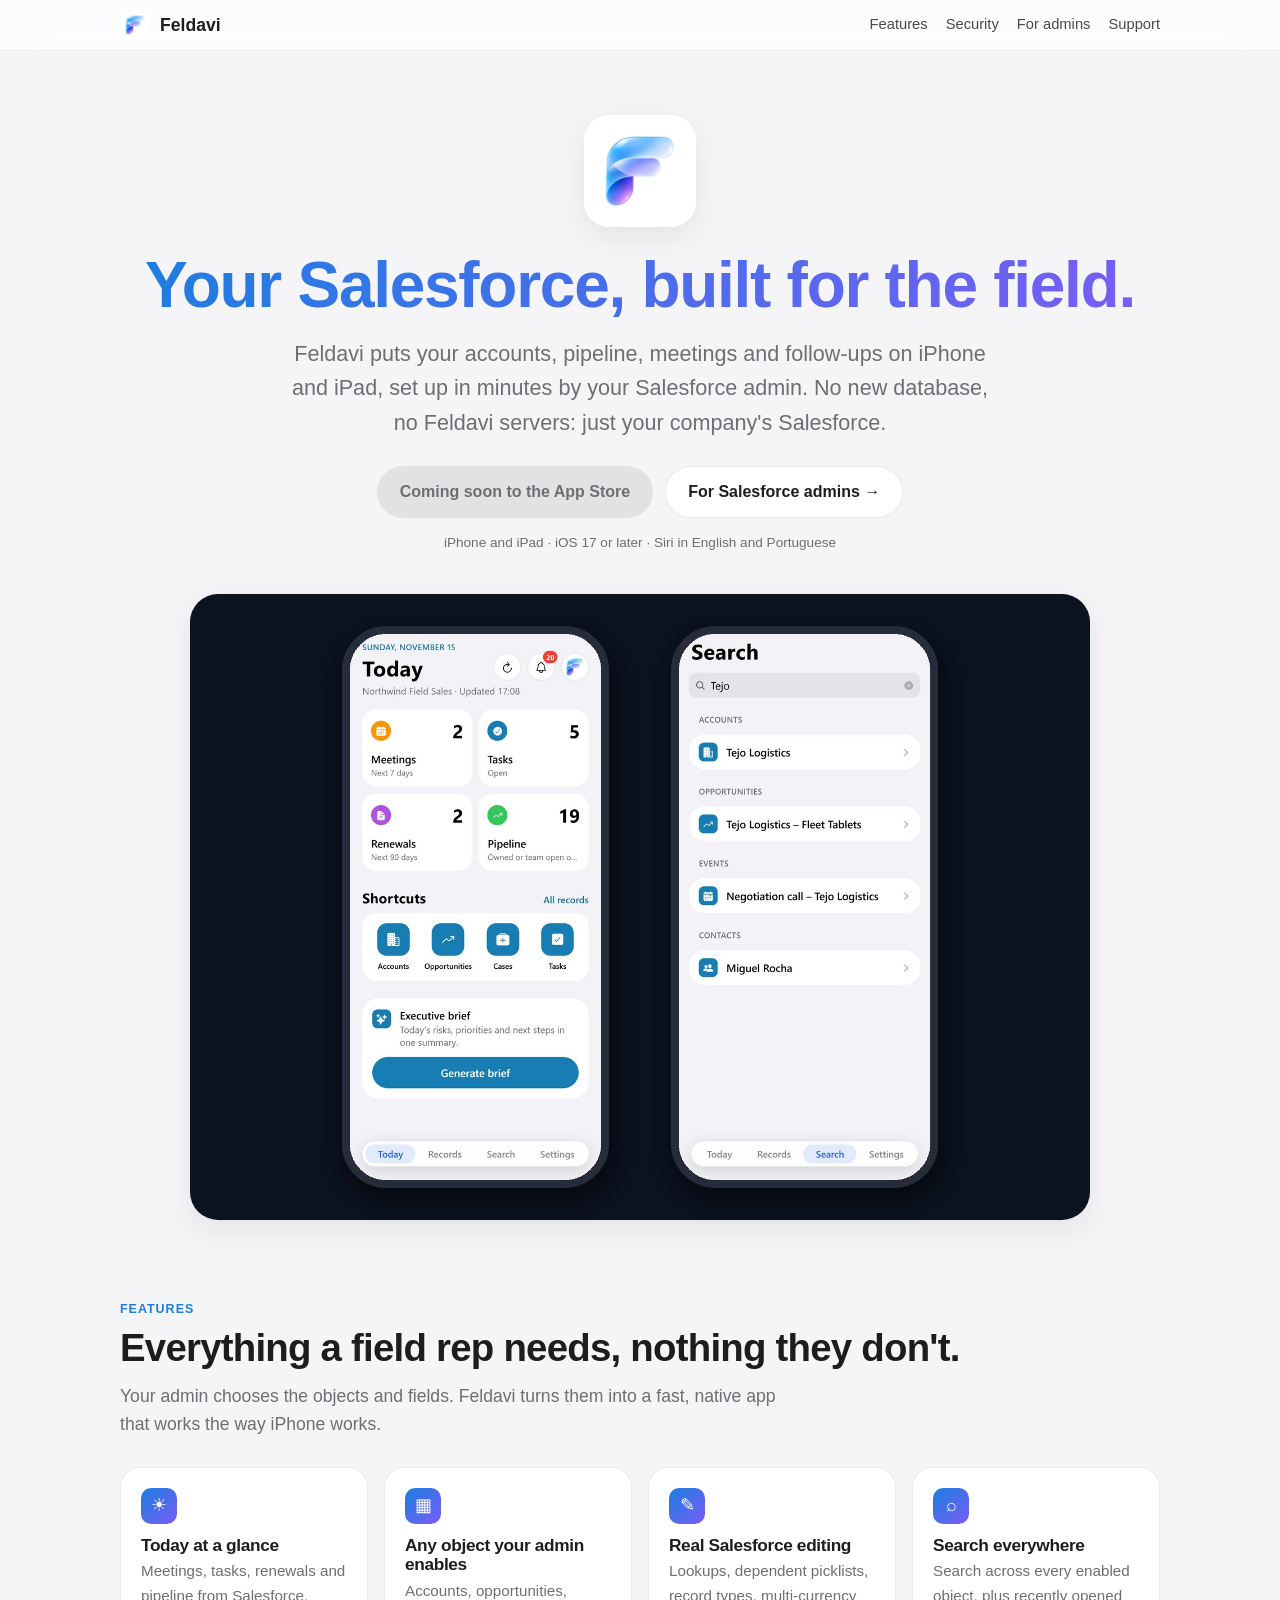
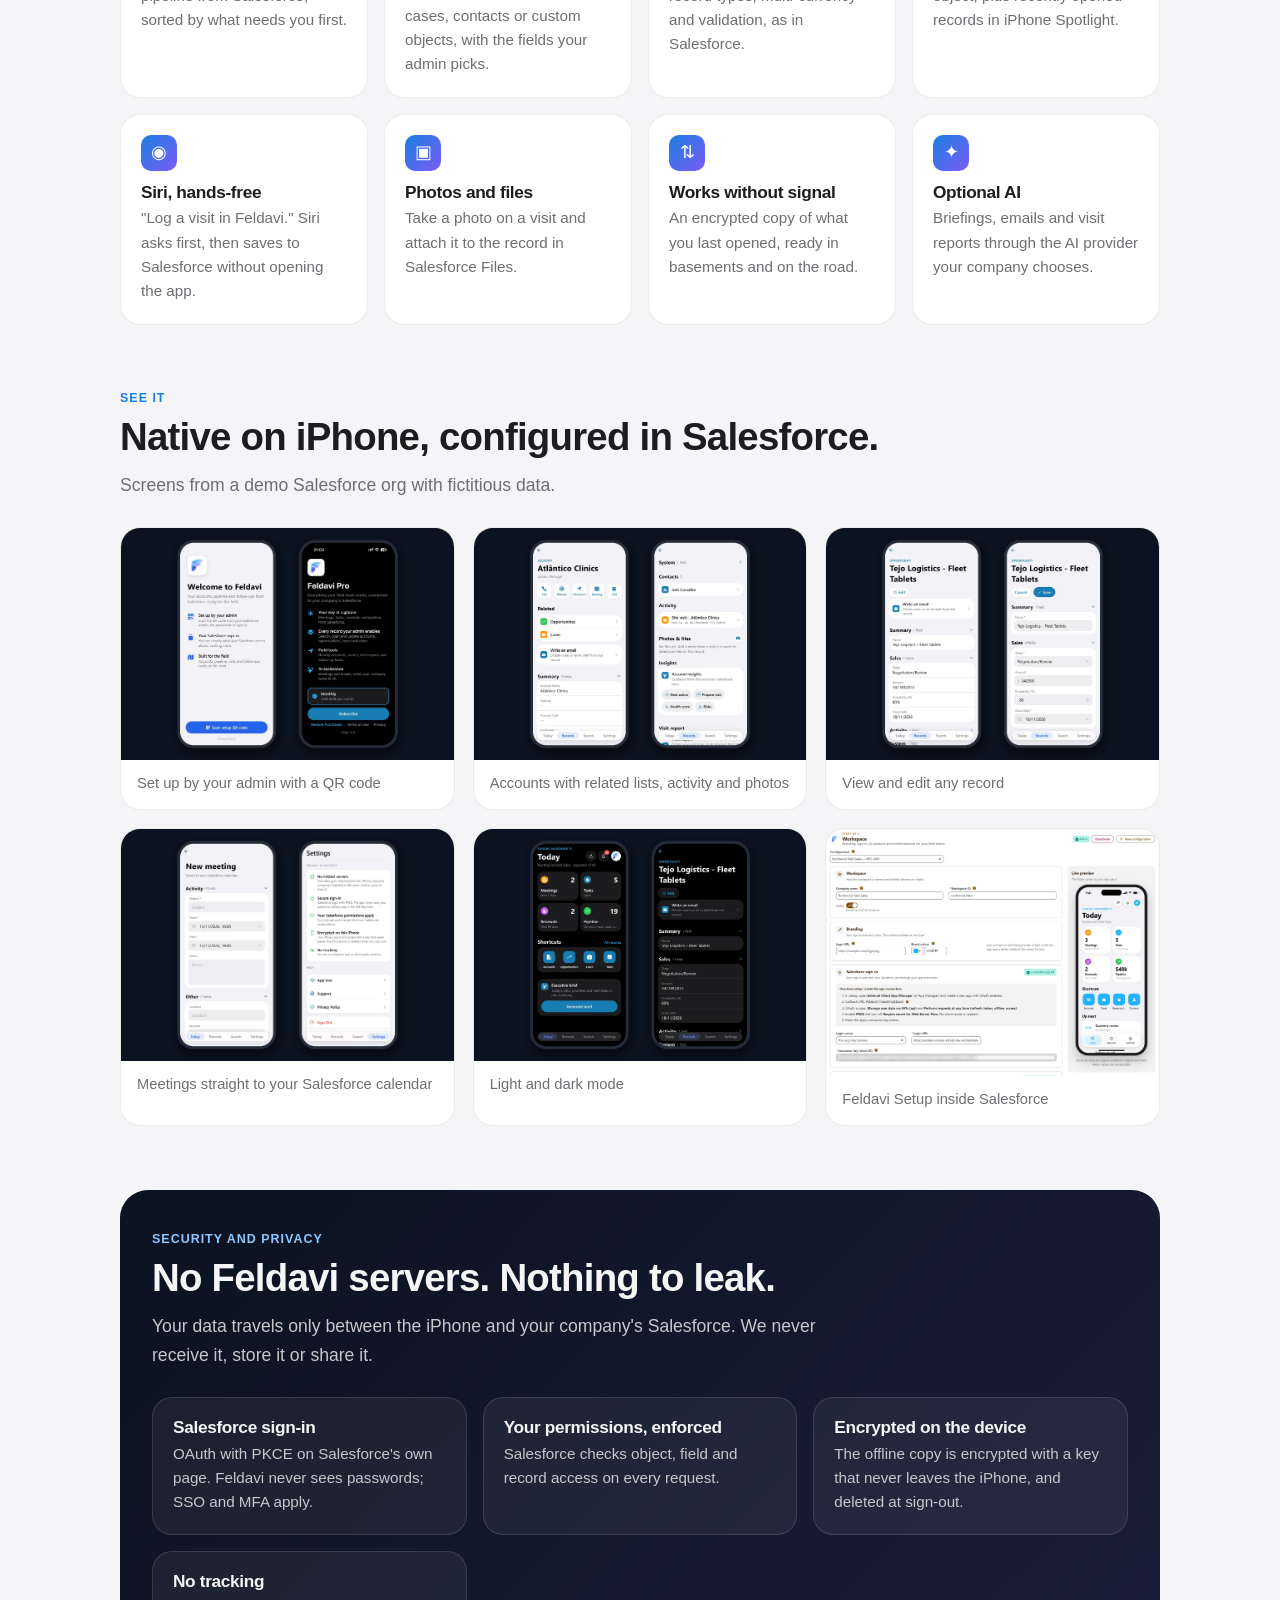
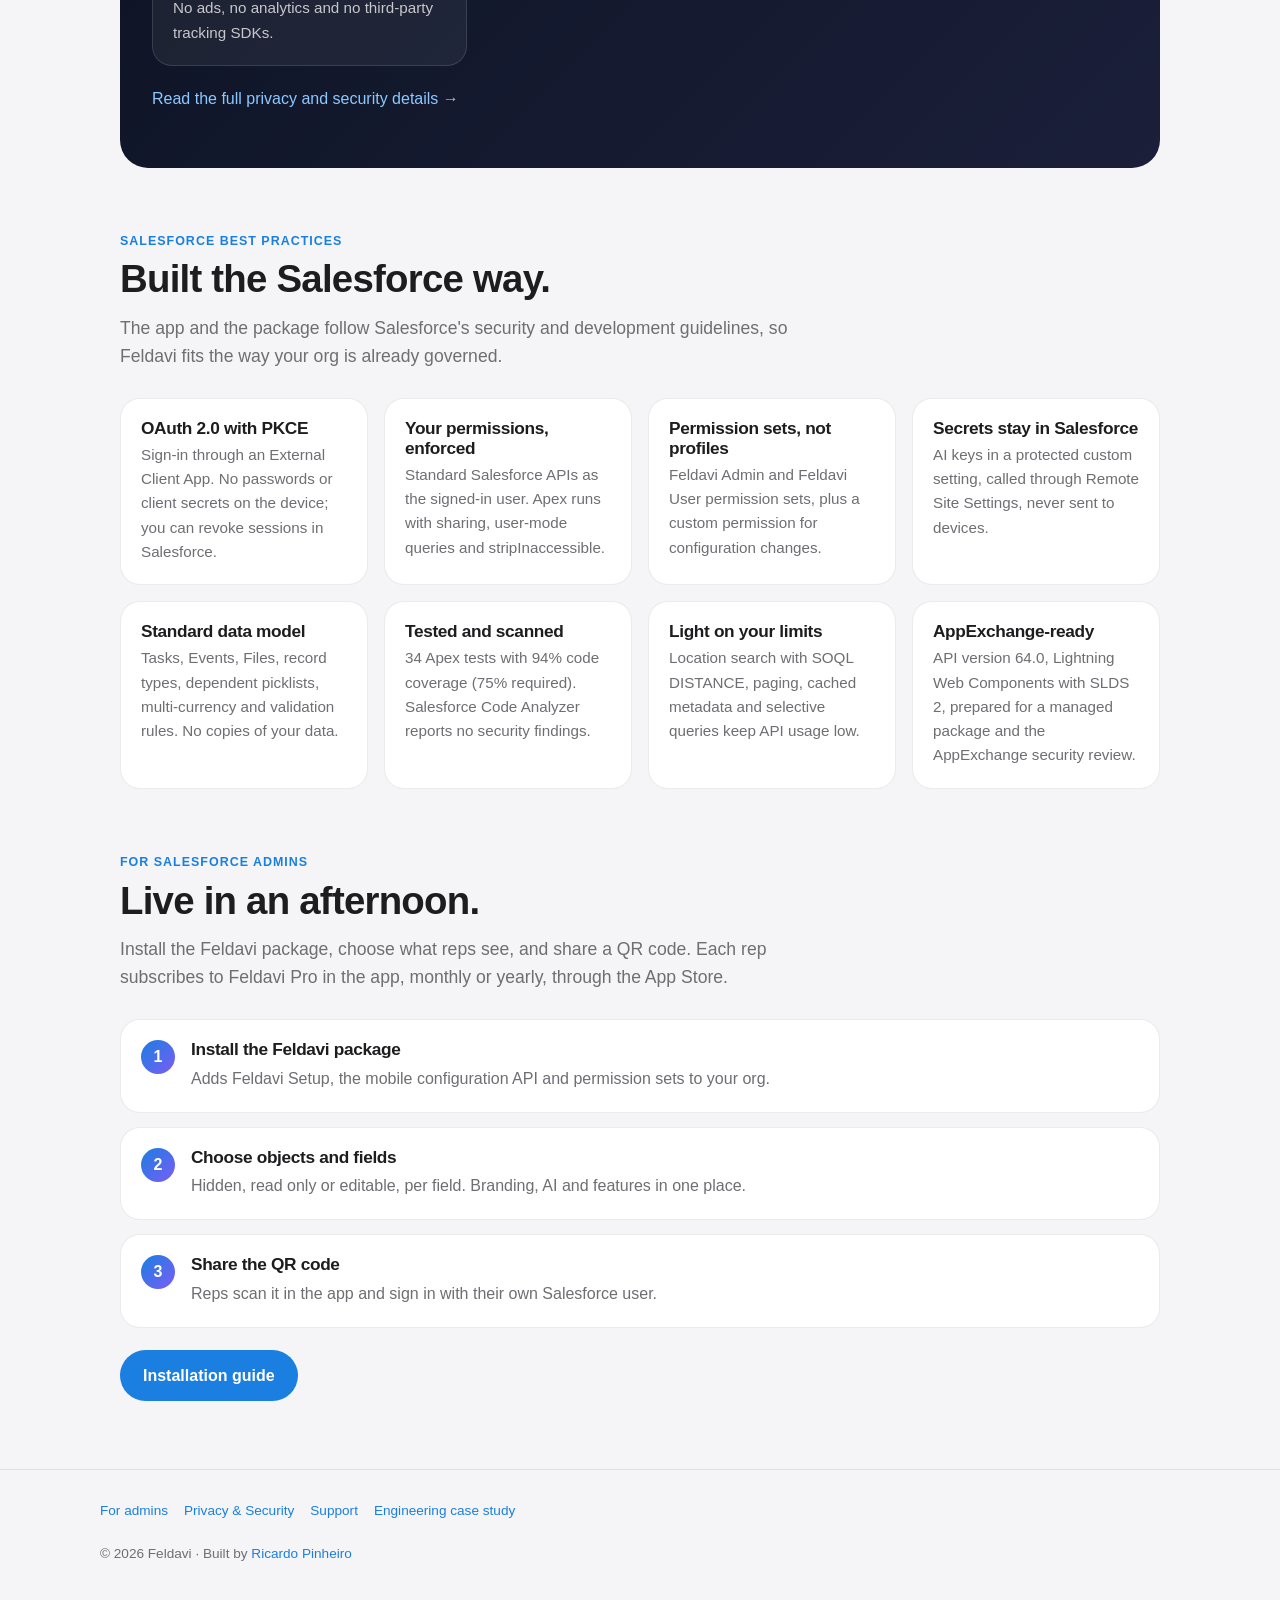
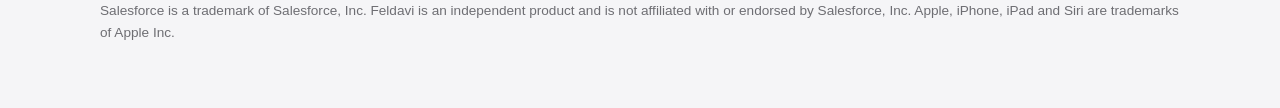
<file: index.html>
<!doctype html>
<html lang="en">
<head>
  <meta charset="utf-8">
  <meta name="viewport" content="width=device-width, initial-scale=1">
  <title>Feldavi – Your Salesforce, built for the field</title>
  <meta name="description" content="Feldavi is an iPhone and iPad app for field teams that run on Salesforce: Today at a glance, any object your admin enables, Siri, offline and photos. No Feldavi servers.">
  <meta property="og:title" content="Feldavi – Your Salesforce, built for the field">
  <meta property="og:description" content="An iPhone and iPad app for field teams that run on Salesforce, configured by your Salesforce admin.">
  <meta property="og:image" content="https://feldavi.com/images/app-today-search.jpg">
  <link rel="icon" href="favicon.png">
  <link rel="apple-touch-icon" href="logo.png">
  <link rel="stylesheet" href="style.css">
</head>
<body>
<header class="site-header">
  <div class="inner">
    <a class="brand" href="index.html"><img src="logo.png" alt="" width="30" height="30">Feldavi</a>
    <nav aria-label="Main">
      <a href="#features">Features</a>
      <a href="#security">Security</a>
      <a href="install.html">For admins</a>
      <a href="support.html">Support</a>
    </nav>
  </div>
</header>

<main>
  <div class="wrap hero">
    <img class="icon" src="logo.png" alt="Feldavi app icon" width="112" height="112">
    <h1>Your Salesforce, built for the field.</h1>
    <p class="lead">Feldavi puts your accounts, pipeline, meetings and follow-ups on iPhone and iPad, set up in minutes by your
    Salesforce admin. No new database, no Feldavi servers: just your company's Salesforce.</p>
    <div class="actions">
      <span class="button disabled" aria-disabled="true">Coming soon to the App Store</span>
      <a class="button secondary" href="install.html">For Salesforce admins →</a>
    </div>
    <p class="fine">iPhone and iPad · iOS 17 or later · Siri in English and Portuguese</p>
    <div class="hero-shot">
      <img src="images/app-today-search.jpg" alt="Feldavi Today screen with meetings, tasks, renewals and pipeline, next to search across Salesforce" width="1600" height="1114">
    </div>
  </div>

  <section id="features">
    <div class="wrap">
      <p class="eyebrow">Features</p>
      <h2>Everything a field rep needs, nothing they don't.</h2>
      <p class="section-lead">Your admin chooses the objects and fields. Feldavi turns them into a fast, native app that works the way
      iPhone works.</p>
      <div class="grid">
        <div class="card"><div class="glyph" aria-hidden="true">☀</div><h3>Today at a glance</h3><p>Meetings, tasks, renewals and pipeline from Salesforce, sorted by what needs you first.</p></div>
        <div class="card"><div class="glyph" aria-hidden="true">▦</div><h3>Any object your admin enables</h3><p>Accounts, opportunities, cases, contacts or custom objects, with the fields your admin picks.</p></div>
        <div class="card"><div class="glyph" aria-hidden="true">✎</div><h3>Real Salesforce editing</h3><p>Lookups, dependent picklists, record types, multi-currency and validation, as in Salesforce.</p></div>
        <div class="card"><div class="glyph" aria-hidden="true">⌕</div><h3>Search everywhere</h3><p>Search across every enabled object, plus recently opened records in iPhone Spotlight.</p></div>
        <div class="card"><div class="glyph" aria-hidden="true">◉</div><h3>Siri, hands-free</h3><p>"Log a visit in Feldavi." Siri asks first, then saves to Salesforce without opening the app.</p></div>
        <div class="card"><div class="glyph" aria-hidden="true">▣</div><h3>Photos and files</h3><p>Take a photo on a visit and attach it to the record in Salesforce Files.</p></div>
        <div class="card"><div class="glyph" aria-hidden="true">⇅</div><h3>Works without signal</h3><p>An encrypted copy of what you last opened, ready in basements and on the road.</p></div>
        <div class="card"><div class="glyph" aria-hidden="true">✦</div><h3>Optional AI</h3><p>Briefings, emails and visit reports through the AI provider your company chooses.</p></div>
      </div>
    </div>
  </section>

  <section id="screens">
    <div class="wrap">
      <p class="eyebrow">See it</p>
      <h2>Native on iPhone, configured in Salesforce.</h2>
      <p class="section-lead">Screens from a demo Salesforce org with fictitious data.</p>
      <div class="gallery">
        <figure><a href="images/app-sign-in.jpg"><img src="images/app-sign-in.jpg" alt="Welcome screen and the Feldavi Pro subscription screen" loading="lazy" width="1600" height="1114"></a><figcaption>Set up by your admin with a QR code</figcaption></figure>
        <figure><a href="images/app-account-related.jpg"><img src="images/app-account-related.jpg" alt="Account with quick actions, related lists, activity, photos and insights" loading="lazy" width="1600" height="1114"></a><figcaption>Accounts with related lists, activity and photos</figcaption></figure>
        <figure><a href="images/app-opportunity-detail-edit.jpg"><img src="images/app-opportunity-detail-edit.jpg" alt="Opportunity in read and edit view with picklist, currency and date fields" loading="lazy" width="1600" height="1114"></a><figcaption>View and edit any record</figcaption></figure>
        <figure><a href="images/app-meeting-privacy.jpg"><img src="images/app-meeting-privacy.jpg" alt="New meeting form and the privacy section in Settings" loading="lazy" width="1600" height="1114"></a><figcaption>Meetings straight to your Salesforce calendar</figcaption></figure>
        <figure><a href="images/app-dark-mode.jpg"><img src="images/app-dark-mode.jpg" alt="Today and an opportunity in dark mode" loading="lazy" width="1600" height="1114"></a><figcaption>Light and dark mode</figcaption></figure>
        <figure><a href="images/admin-workspace-branding.jpg"><img src="images/admin-workspace-branding.jpg" alt="Feldavi Setup in Salesforce with branding and a live phone preview" loading="lazy" width="1600" height="1186"></a><figcaption>Feldavi Setup inside Salesforce</figcaption></figure>
      </div>
    </div>
  </section>

  <section id="security">
    <div class="wrap">
      <div class="band">
        <p class="eyebrow">Security and privacy</p>
        <h2>No Feldavi servers. Nothing to leak.</h2>
        <p class="section-lead">Your data travels only between the iPhone and your company's Salesforce. We never receive it, store
        it or share it.</p>
        <div class="grid">
          <div class="card"><h3>Salesforce sign-in</h3><p>OAuth with PKCE on Salesforce's own page. Feldavi never sees passwords; SSO and MFA apply.</p></div>
          <div class="card"><h3>Your permissions, enforced</h3><p>Salesforce checks object, field and record access on every request.</p></div>
          <div class="card"><h3>Encrypted on the device</h3><p>The offline copy is encrypted with a key that never leaves the iPhone, and deleted at sign-out.</p></div>
          <div class="card"><h3>No tracking</h3><p>No ads, no analytics and no third-party tracking SDKs.</p></div>
        </div>
        <p style="margin-top:20px"><a href="privacy.html">Read the full privacy and security details →</a></p>
      </div>
    </div>
  </section>

  <section id="salesforce">
    <div class="wrap">
      <p class="eyebrow">Salesforce best practices</p>
      <h2>Built the Salesforce way.</h2>
      <p class="section-lead">The app and the package follow Salesforce's security and development guidelines, so Feldavi fits the
      way your org is already governed.</p>
      <div class="grid">
        <div class="card"><h3>OAuth 2.0 with PKCE</h3><p>Sign-in through an External Client App. No passwords or client secrets on the device; you can revoke sessions in Salesforce.</p></div>
        <div class="card"><h3>Your permissions, enforced</h3><p>Standard Salesforce APIs as the signed-in user. Apex runs with sharing, user-mode queries and stripInaccessible.</p></div>
        <div class="card"><h3>Permission sets, not profiles</h3><p>Feldavi Admin and Feldavi User permission sets, plus a custom permission for configuration changes.</p></div>
        <div class="card"><h3>Secrets stay in Salesforce</h3><p>AI keys in a protected custom setting, called through Remote Site Settings, never sent to devices.</p></div>
        <div class="card"><h3>Standard data model</h3><p>Tasks, Events, Files, record types, dependent picklists, multi-currency and validation rules. No copies of your data.</p></div>
        <div class="card"><h3>Tested and scanned</h3><p>34 Apex tests with 94% code coverage (75% required). Salesforce Code Analyzer reports no security findings.</p></div>
        <div class="card"><h3>Light on your limits</h3><p>Location search with SOQL DISTANCE, paging, cached metadata and selective queries keep API usage low.</p></div>
        <div class="card"><h3>AppExchange-ready</h3><p>API version 64.0, Lightning Web Components with SLDS 2, prepared for a managed package and the AppExchange security review.</p></div>
      </div>
    </div>
  </section>

  <section id="admins">
    <div class="wrap">
      <p class="eyebrow">For Salesforce admins</p>
      <h2>Live in an afternoon.</h2>
      <p class="section-lead">Install the Feldavi package, choose what reps see, and share a QR code. Each rep subscribes to Feldavi Pro
      in the app, monthly or yearly, through the App Store.</p>
      <ol class="steps">
        <li><h3>Install the Feldavi package</h3><p>Adds Feldavi Setup, the mobile configuration API and permission sets to your org.</p></li>
        <li><h3>Choose objects and fields</h3><p>Hidden, read only or editable, per field. Branding, AI and features in one place.</p></li>
        <li><h3>Share the QR code</h3><p>Reps scan it in the app and sign in with their own Salesforce user.</p></li>
      </ol>
      <div class="actions" style="justify-content:flex-start;margin-top:22px">
        <a class="button primary" href="install.html">Installation guide</a>
      </div>
    </div>
  </section>
</main>

<footer class="site-footer">
  <div class="inner">
    <div class="links">
      <a href="install.html">For admins</a>
      <a href="privacy.html">Privacy &amp; Security</a>
      <a href="support.html">Support</a>
      <a href="https://ricardo19-deve.github.io/salesforce-mobile.html">Engineering case study</a>
    </div>
    <p>© 2026 Feldavi · Built by <a href="https://ricardo19-deve.github.io/">Ricardo Pinheiro</a></p>
    <p>Salesforce is a trademark of Salesforce, Inc. Feldavi is an independent product and is not affiliated with or endorsed by
    Salesforce, Inc. Apple, iPhone, iPad and Siri are trademarks of Apple Inc.</p>
  </div>
</footer>
</body>
</html>
</file>
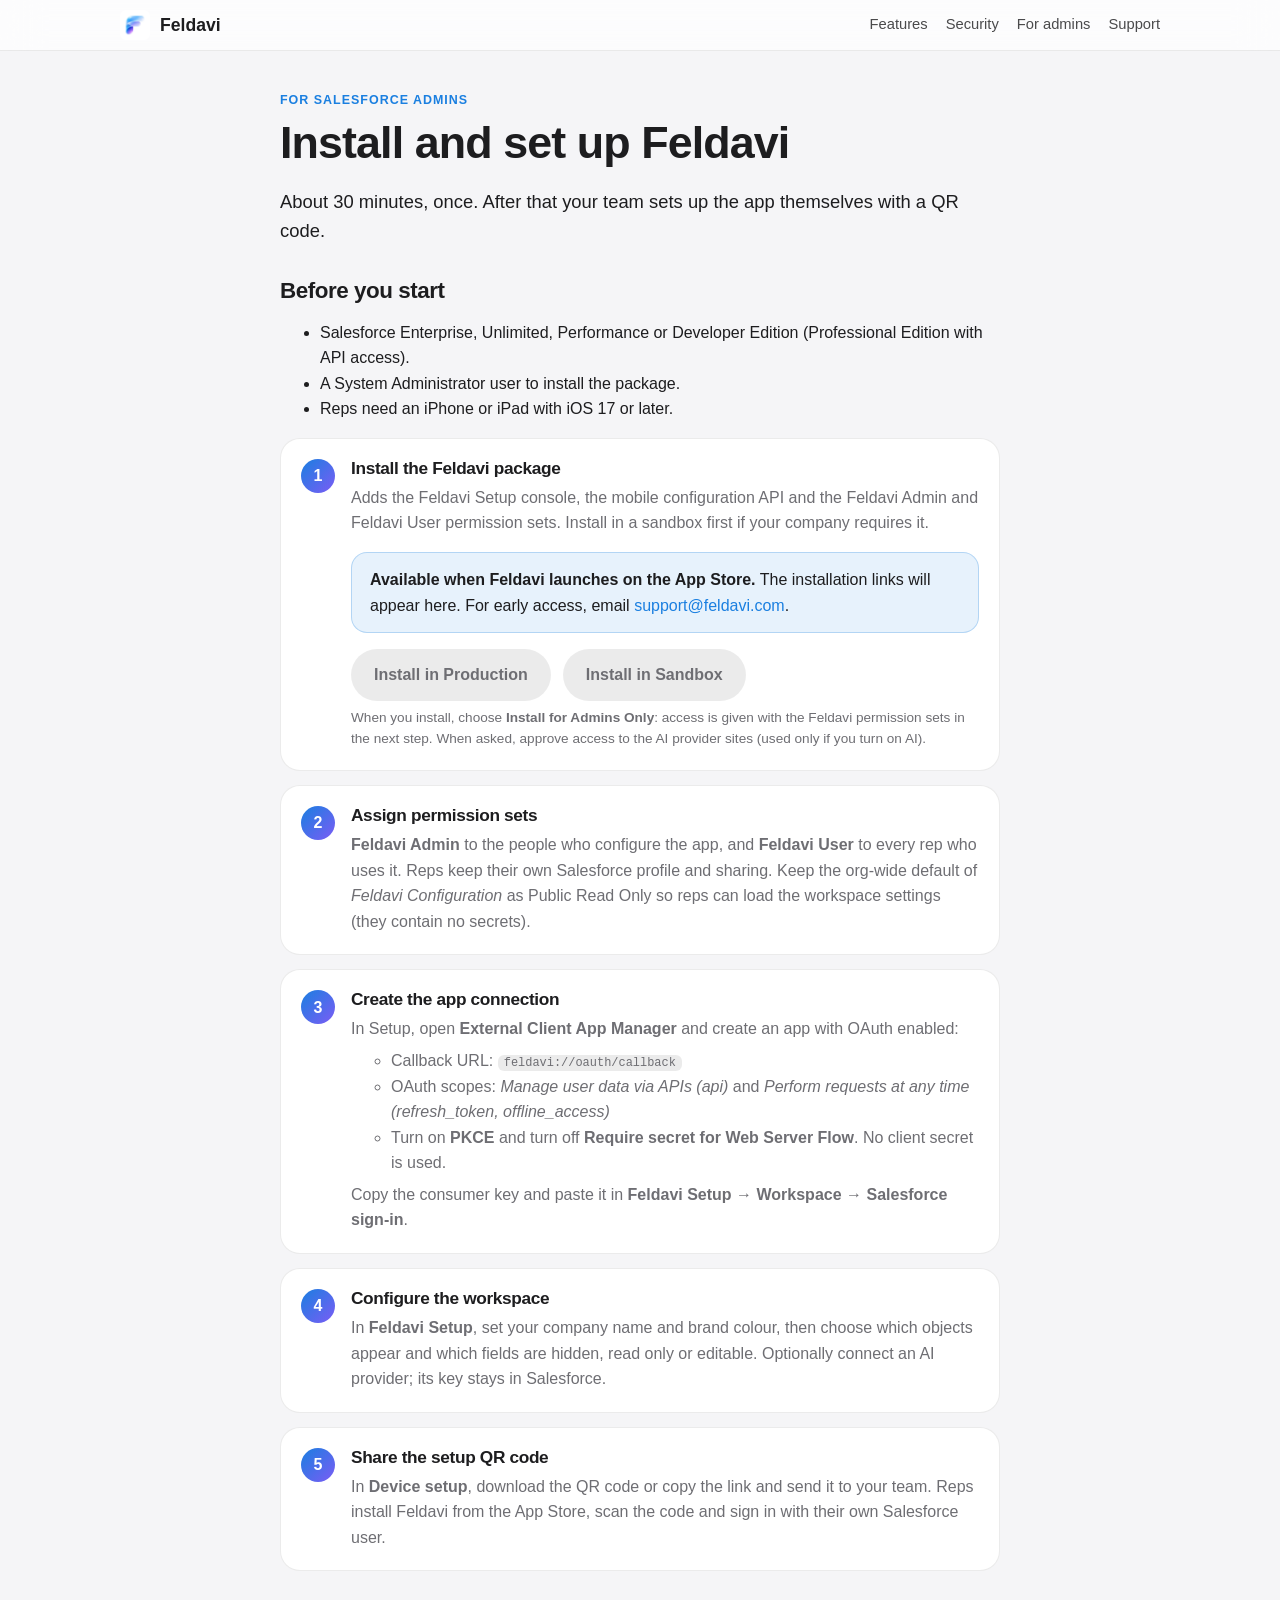
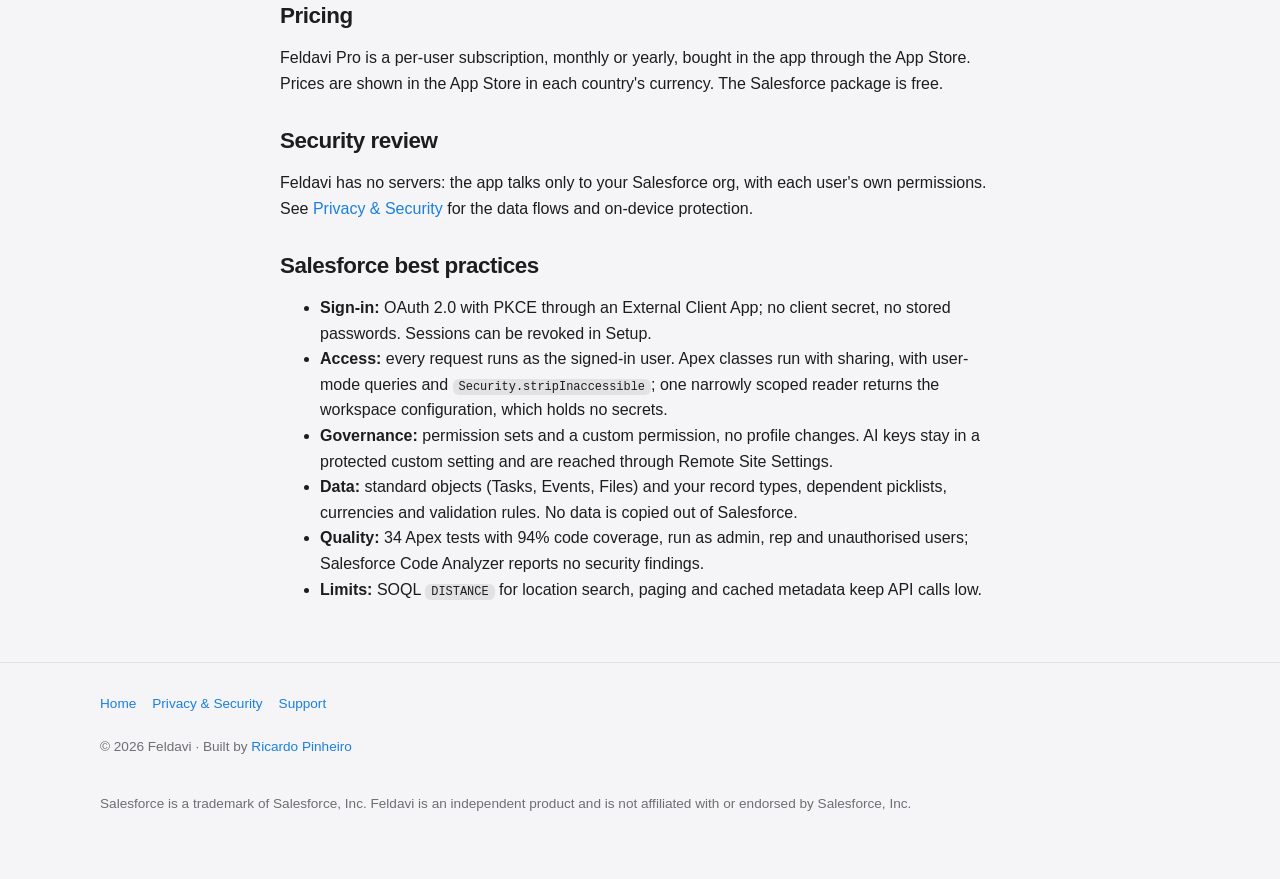
<file: install.html>
<!doctype html>
<html lang="en">
<head>
  <meta charset="utf-8">
  <meta name="viewport" content="width=device-width, initial-scale=1">
  <title>Feldavi – Install and set up (Salesforce admins)</title>
  <meta name="description" content="Install the Feldavi package in Salesforce, connect the app and share the setup QR code with your team.">
  <link rel="icon" href="favicon.png">
  <link rel="stylesheet" href="style.css">
</head>
<body>
<header class="site-header">
  <div class="inner">
    <a class="brand" href="index.html"><img src="logo.png" alt="" width="30" height="30">Feldavi</a>
    <nav aria-label="Main">
      <a href="index.html#features">Features</a>
      <a href="index.html#security">Security</a>
      <a href="install.html">For admins</a>
      <a href="support.html">Support</a>
    </nav>
  </div>
</header>

<main class="doc">
  <p class="eyebrow">For Salesforce admins</p>
  <h1>Install and set up Feldavi</h1>
  <p class="lead">About 30 minutes, once. After that your team sets up the app themselves with a QR code.</p>

  <h2>Before you start</h2>
  <ul>
    <li>Salesforce Enterprise, Unlimited, Performance or Developer Edition (Professional Edition with API access).</li>
    <li>A System Administrator user to install the package.</li>
    <li>Reps need an iPhone or iPad with iOS 17 or later.</li>
  </ul>

  <ol class="steps">
    <li>
      <h3>Install the Feldavi package</h3>
      <p>Adds the Feldavi Setup console, the mobile configuration API and the Feldavi Admin and Feldavi User permission sets.
      Install in a sandbox first if your company requires it.</p>
      <div class="notice"><strong>Available when Feldavi launches on the App Store.</strong> The installation links will appear
      here. For early access, email <a href="mailto:support@feldavi.com">support@feldavi.com</a>.</div>
      <div class="actions" style="justify-content:flex-start">
        <span class="button disabled" aria-disabled="true">Install in Production</span>
        <span class="button disabled" aria-disabled="true">Install in Sandbox</span>
      </div>
      <p class="fine">When you install, choose <strong>Install for Admins Only</strong>: access is given with the Feldavi
      permission sets in the next step. When asked, approve access to the AI provider sites (used only if you turn on AI).</p>
    </li>
    <li>
      <h3>Assign permission sets</h3>
      <p><strong>Feldavi Admin</strong> to the people who configure the app, and <strong>Feldavi User</strong> to every rep who
      uses it. Reps keep their own Salesforce profile and sharing. Keep the org-wide default of <em>Feldavi Configuration</em>
      as Public Read Only so reps can load the workspace settings (they contain no secrets).</p>
    </li>
    <li>
      <h3>Create the app connection</h3>
      <p>In Setup, open <strong>External Client App Manager</strong> and create an app with OAuth enabled:</p>
      <ul>
        <li>Callback URL: <code>feldavi://oauth/callback</code></li>
        <li>OAuth scopes: <em>Manage user data via APIs (api)</em> and <em>Perform requests at any time (refresh_token, offline_access)</em></li>
        <li>Turn on <strong>PKCE</strong> and turn off <strong>Require secret for Web Server Flow</strong>. No client secret is used.</li>
      </ul>
      <p>Copy the consumer key and paste it in <strong>Feldavi Setup → Workspace → Salesforce sign-in</strong>.</p>
    </li>
    <li>
      <h3>Configure the workspace</h3>
      <p>In <strong>Feldavi Setup</strong>, set your company name and brand colour, then choose which objects appear and which
      fields are hidden, read only or editable. Optionally connect an AI provider; its key stays in Salesforce.</p>
    </li>
    <li>
      <h3>Share the setup QR code</h3>
      <p>In <strong>Device setup</strong>, download the QR code or copy the link and send it to your team. Reps install Feldavi from
      the App Store, scan the code and sign in with their own Salesforce user.</p>
    </li>
  </ol>

  <h2>Pricing</h2>
  <p>Feldavi Pro is a per-user subscription, monthly or yearly, bought in the app through the App Store. Prices are shown in the
  App Store in each country's currency. The Salesforce package is free.</p>

  <h2>Security review</h2>
  <p>Feldavi has no servers: the app talks only to your Salesforce org, with each user's own permissions. See
  <a href="privacy.html">Privacy &amp; Security</a> for the data flows and on-device protection.</p>

  <h2>Salesforce best practices</h2>
  <ul>
    <li><strong>Sign-in:</strong> OAuth 2.0 with PKCE through an External Client App; no client secret, no stored passwords. Sessions can be revoked in Setup.</li>
    <li><strong>Access:</strong> every request runs as the signed-in user. Apex classes run with sharing, with user-mode queries and <code>Security.stripInaccessible</code>; one narrowly scoped reader returns the workspace configuration, which holds no secrets.</li>
    <li><strong>Governance:</strong> permission sets and a custom permission, no profile changes. AI keys stay in a protected custom setting and are reached through Remote Site Settings.</li>
    <li><strong>Data:</strong> standard objects (Tasks, Events, Files) and your record types, dependent picklists, currencies and validation rules. No data is copied out of Salesforce.</li>
    <li><strong>Quality:</strong> 34 Apex tests with 94% code coverage, run as admin, rep and unauthorised users; Salesforce Code Analyzer reports no security findings.</li>
    <li><strong>Limits:</strong> SOQL <code>DISTANCE</code> for location search, paging and cached metadata keep API calls low.</li>
  </ul>
</main>

<footer class="site-footer">
  <div class="inner">
    <div class="links">
      <a href="index.html">Home</a>
      <a href="privacy.html">Privacy &amp; Security</a>
      <a href="support.html">Support</a>
    </div>
    <p>© 2026 Feldavi · Built by <a href="https://ricardo19-deve.github.io/">Ricardo Pinheiro</a></p>
    <p>Salesforce is a trademark of Salesforce, Inc. Feldavi is an independent product and is not affiliated with or endorsed by
    Salesforce, Inc.</p>
  </div>
</footer>
</body>
</html>
</file>
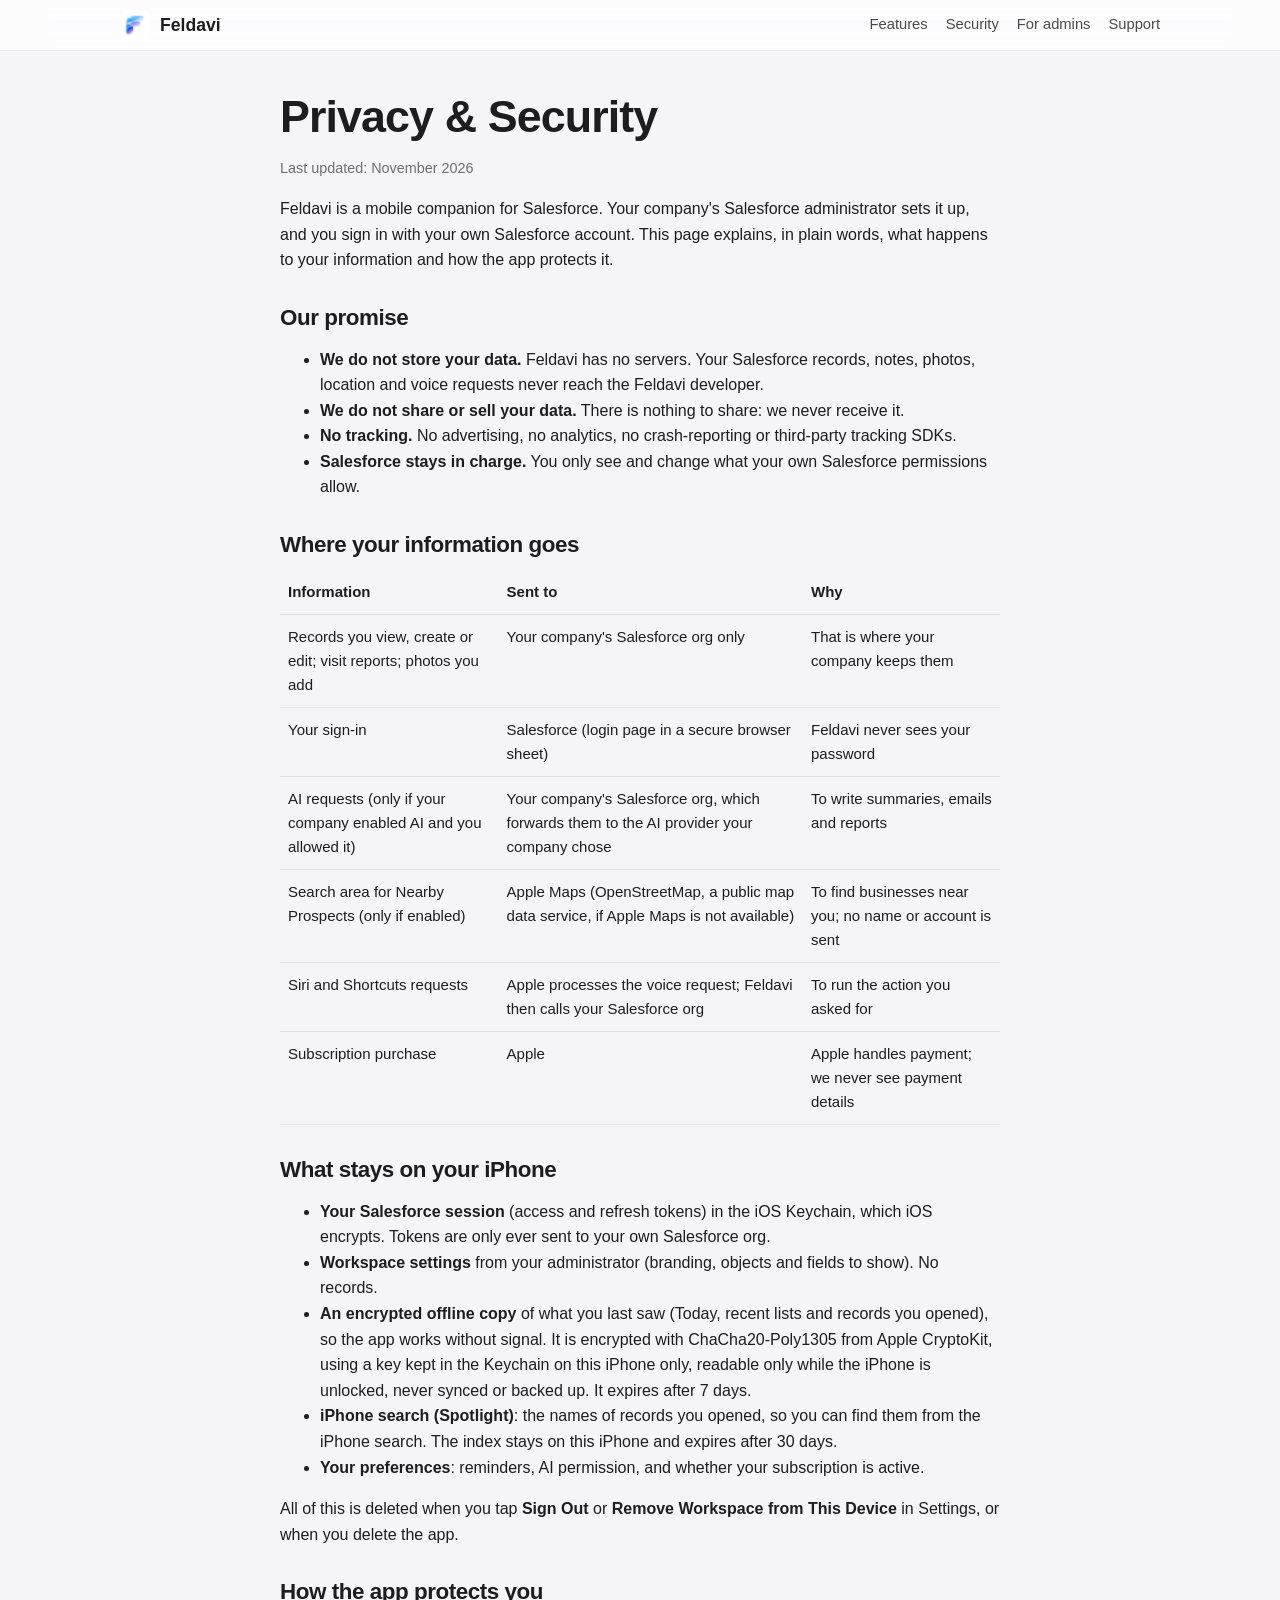
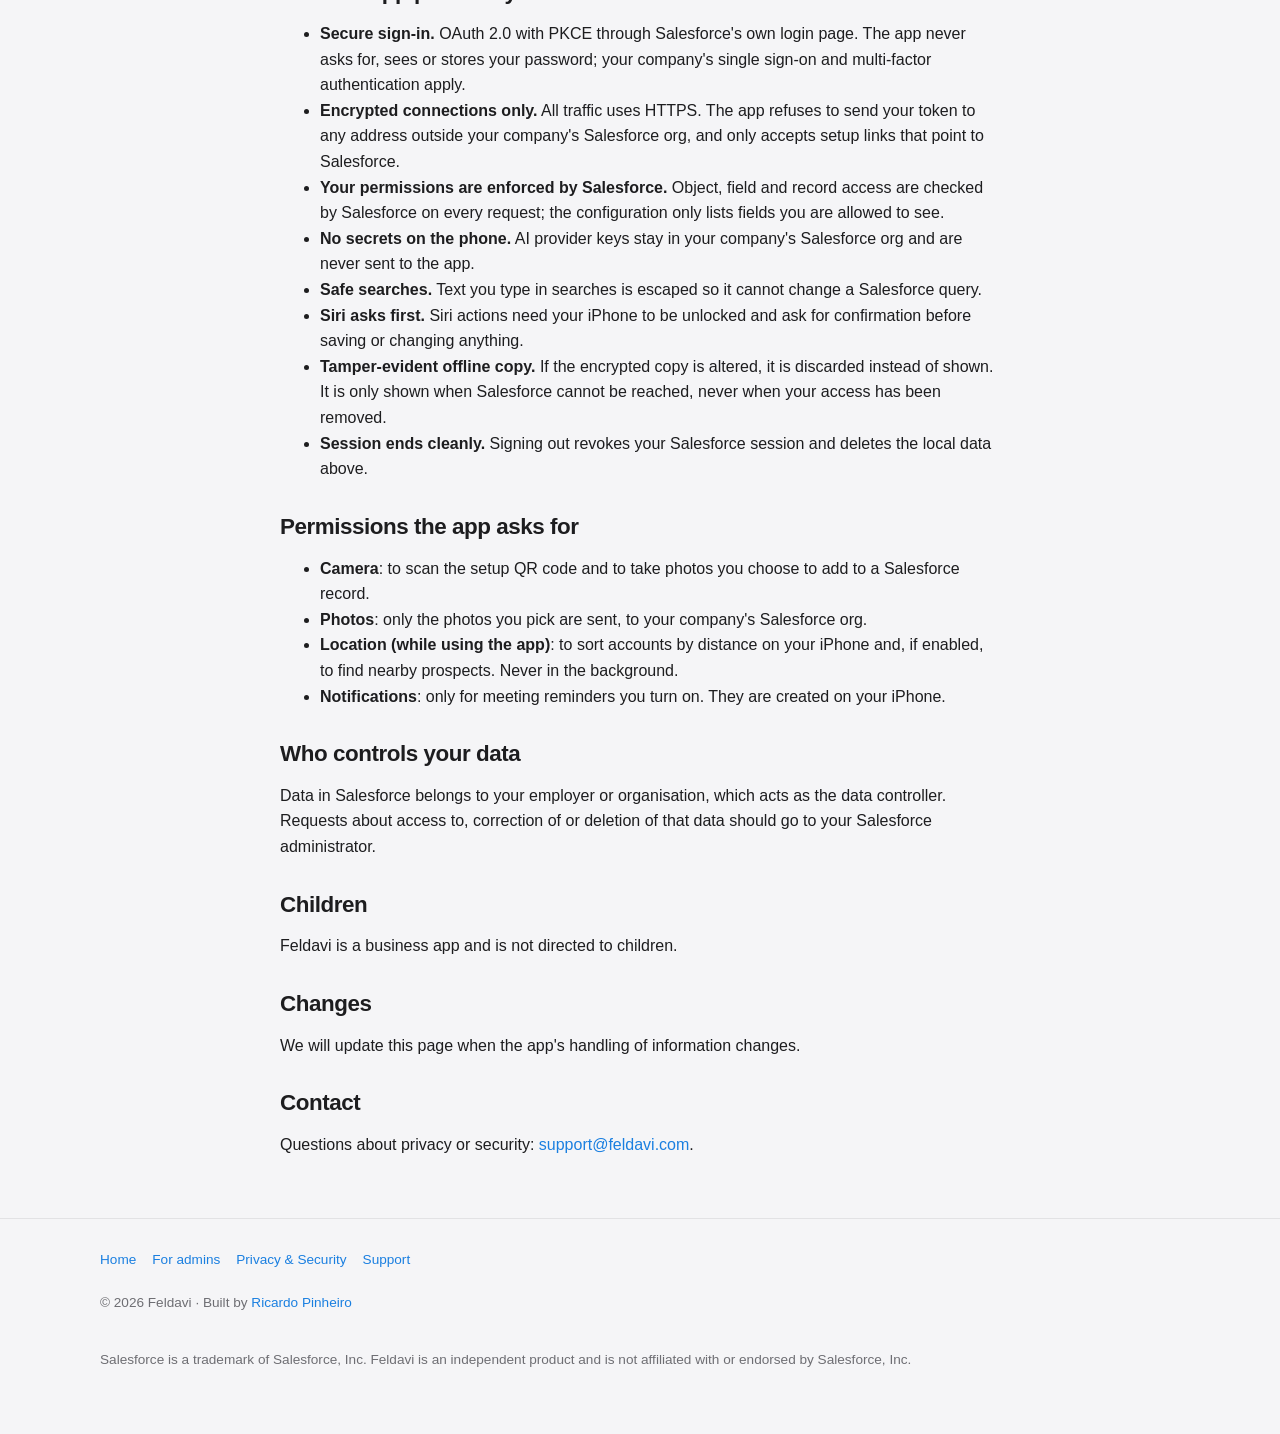
<file: privacy.html>
<!doctype html>
<html lang="en">
<head>
  <meta charset="utf-8">
  <meta name="viewport" content="width=device-width, initial-scale=1">
  <title>Feldavi – Privacy &amp; Security</title>
  <link rel="icon" href="favicon.png">
  <link rel="stylesheet" href="style.css">
</head>
<body>
<header class="site-header">
  <div class="inner">
    <a class="brand" href="index.html"><img src="logo.png" alt="" width="30" height="30">Feldavi</a>
    <nav aria-label="Main">
      <a href="index.html#features">Features</a>
      <a href="index.html#security">Security</a>
      <a href="install.html">For admins</a>
      <a href="support.html">Support</a>
    </nav>
  </div>
</header>

<main class="doc">
  <h1>Privacy &amp; Security</h1>
  <p class="muted">Last updated: November 2026</p>

  <p>Feldavi is a mobile companion for Salesforce. Your company's Salesforce administrator sets it up, and you sign in
  with your own Salesforce account. This page explains, in plain words, what happens to your information and how the app
  protects it.</p>

  <h2>Our promise</h2>
  <ul>
    <li><strong>We do not store your data.</strong> Feldavi has no servers. Your Salesforce records, notes, photos, location
    and voice requests never reach the Feldavi developer.</li>
    <li><strong>We do not share or sell your data.</strong> There is nothing to share: we never receive it.</li>
    <li><strong>No tracking.</strong> No advertising, no analytics, no crash-reporting or third-party tracking SDKs.</li>
    <li><strong>Salesforce stays in charge.</strong> You only see and change what your own Salesforce permissions allow.</li>
  </ul>

  <h2>Where your information goes</h2>
  <table>
    <thead><tr><th>Information</th><th>Sent to</th><th>Why</th></tr></thead>
    <tbody>
      <tr><td>Records you view, create or edit; visit reports; photos you add</td><td>Your company's Salesforce org only</td><td>That is where your company keeps them</td></tr>
      <tr><td>Your sign-in</td><td>Salesforce (login page in a secure browser sheet)</td><td>Feldavi never sees your password</td></tr>
      <tr><td>AI requests (only if your company enabled AI and you allowed it)</td><td>Your company's Salesforce org, which forwards them to the AI provider your company chose</td><td>To write summaries, emails and reports</td></tr>
      <tr><td>Search area for Nearby Prospects (only if enabled)</td><td>Apple Maps (OpenStreetMap, a public map data service, if Apple Maps is not available)</td><td>To find businesses near you; no name or account is sent</td></tr>
      <tr><td>Siri and Shortcuts requests</td><td>Apple processes the voice request; Feldavi then calls your Salesforce org</td><td>To run the action you asked for</td></tr>
      <tr><td>Subscription purchase</td><td>Apple</td><td>Apple handles payment; we never see payment details</td></tr>
    </tbody>
  </table>

  <h2>What stays on your iPhone</h2>
  <ul>
    <li><strong>Your Salesforce session</strong> (access and refresh tokens) in the iOS Keychain, which iOS encrypts. Tokens
    are only ever sent to your own Salesforce org.</li>
    <li><strong>Workspace settings</strong> from your administrator (branding, objects and fields to show). No records.</li>
    <li><strong>An encrypted offline copy</strong> of what you last saw (Today, recent lists and records you opened), so the
    app works without signal. It is encrypted with ChaCha20-Poly1305 from Apple CryptoKit, using a key kept in the Keychain on this iPhone only,
    readable only while the iPhone is unlocked, never synced or backed up. It expires after 7 days.</li>
    <li><strong>iPhone search (Spotlight)</strong>: the names of records you opened, so you can find them from the iPhone
    search. The index stays on this iPhone and expires after 30 days.</li>
    <li><strong>Your preferences</strong>: reminders, AI permission, and whether your subscription is active.</li>
  </ul>
  <p>All of this is deleted when you tap <strong>Sign Out</strong> or <strong>Remove Workspace from This Device</strong> in
  Settings, or when you delete the app.</p>

  <h2>How the app protects you</h2>
  <ul>
    <li><strong>Secure sign-in.</strong> OAuth 2.0 with PKCE through Salesforce's own login page. The app never asks for,
    sees or stores your password; your company's single sign-on and multi-factor authentication apply.</li>
    <li><strong>Encrypted connections only.</strong> All traffic uses HTTPS. The app refuses to send your token to any address
    outside your company's Salesforce org, and only accepts setup links that point to Salesforce.</li>
    <li><strong>Your permissions are enforced by Salesforce.</strong> Object, field and record access are checked by
    Salesforce on every request; the configuration only lists fields you are allowed to see.</li>
    <li><strong>No secrets on the phone.</strong> AI provider keys stay in your company's Salesforce org and are never sent to
    the app.</li>
    <li><strong>Safe searches.</strong> Text you type in searches is escaped so it cannot change a Salesforce query.</li>
    <li><strong>Siri asks first.</strong> Siri actions need your iPhone to be unlocked and ask for confirmation before saving
    or changing anything.</li>
    <li><strong>Tamper-evident offline copy.</strong> If the encrypted copy is altered, it is discarded instead of shown. It
    is only shown when Salesforce cannot be reached, never when your access has been removed.</li>
    <li><strong>Session ends cleanly.</strong> Signing out revokes your Salesforce session and deletes the local data above.</li>
  </ul>

  <h2>Permissions the app asks for</h2>
  <ul>
    <li><strong>Camera</strong>: to scan the setup QR code and to take photos you choose to add to a Salesforce record.</li>
    <li><strong>Photos</strong>: only the photos you pick are sent, to your company's Salesforce org.</li>
    <li><strong>Location (while using the app)</strong>: to sort accounts by distance on your iPhone and, if enabled, to find
    nearby prospects. Never in the background.</li>
    <li><strong>Notifications</strong>: only for meeting reminders you turn on. They are created on your iPhone.</li>
  </ul>

  <h2>Who controls your data</h2>
  <p>Data in Salesforce belongs to your employer or organisation, which acts as the data controller. Requests about access to,
  correction of or deletion of that data should go to your Salesforce administrator.</p>

  <h2>Children</h2>
  <p>Feldavi is a business app and is not directed to children.</p>

  <h2>Changes</h2>
  <p>We will update this page when the app's handling of information changes.</p>

  <h2>Contact</h2>
  <p>Questions about privacy or security: <a href="mailto:support@feldavi.com">support@feldavi.com</a>.</p>
</main>

<footer class="site-footer">
  <div class="inner">
    <div class="links">
      <a href="index.html">Home</a>
      <a href="install.html">For admins</a>
      <a href="privacy.html">Privacy &amp; Security</a>
      <a href="support.html">Support</a>
    </div>
    <p>© 2026 Feldavi · Built by <a href="https://ricardo19-deve.github.io/">Ricardo Pinheiro</a></p>
    <p>Salesforce is a trademark of Salesforce, Inc. Feldavi is an independent product and is not affiliated with or endorsed by
    Salesforce, Inc.</p>
  </div>
</footer>
</body>
</html>
</file>
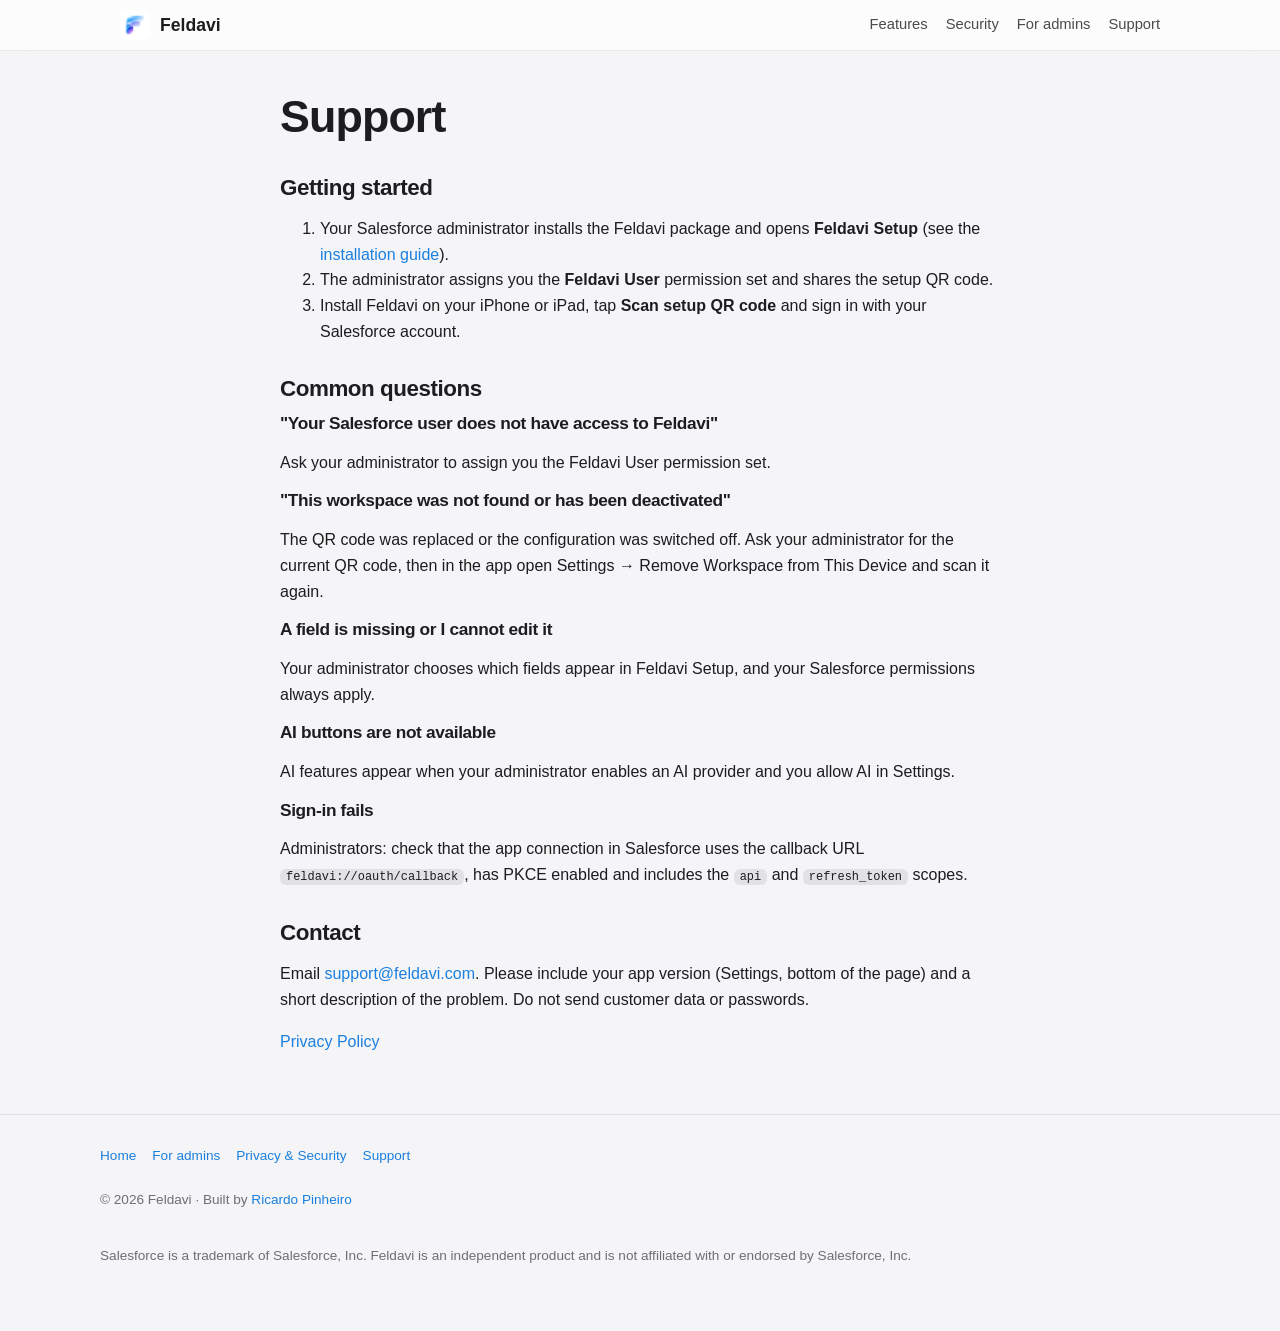
<file: support.html>
<!doctype html>
<html lang="en">
<head>
  <meta charset="utf-8">
  <meta name="viewport" content="width=device-width, initial-scale=1">
  <title>Feldavi – Support</title>
  <link rel="icon" href="favicon.png">
  <link rel="stylesheet" href="style.css">
</head>
<body>
<header class="site-header">
  <div class="inner">
    <a class="brand" href="index.html"><img src="logo.png" alt="" width="30" height="30">Feldavi</a>
    <nav aria-label="Main">
      <a href="index.html#features">Features</a>
      <a href="index.html#security">Security</a>
      <a href="install.html">For admins</a>
      <a href="support.html">Support</a>
    </nav>
  </div>
</header>

<main class="doc">
  <h1>Support</h1>

  <h2>Getting started</h2>
  <ol>
    <li>Your Salesforce administrator installs the Feldavi package and opens <strong>Feldavi Setup</strong> (see the <a href="install.html">installation guide</a>).</li>
    <li>The administrator assigns you the <strong>Feldavi User</strong> permission set and shares the setup QR code.</li>
    <li>Install Feldavi on your iPhone or iPad, tap <strong>Scan setup QR code</strong> and sign in with your Salesforce account.</li>
  </ol>

  <h2>Common questions</h2>
  <h3>"Your Salesforce user does not have access to Feldavi"</h3>
  <p>Ask your administrator to assign you the Feldavi User permission set.</p>

  <h3>"This workspace was not found or has been deactivated"</h3>
  <p>The QR code was replaced or the configuration was switched off. Ask your administrator for the current QR code, then in the
  app open Settings → Remove Workspace from This Device and scan it again.</p>

  <h3>A field is missing or I cannot edit it</h3>
  <p>Your administrator chooses which fields appear in Feldavi Setup, and your Salesforce permissions always apply.</p>

  <h3>AI buttons are not available</h3>
  <p>AI features appear when your administrator enables an AI provider and you allow AI in Settings.</p>

  <h3>Sign-in fails</h3>
  <p>Administrators: check that the app connection in Salesforce uses the callback URL <code>feldavi://oauth/callback</code>,
  has PKCE enabled and includes the <code>api</code> and <code>refresh_token</code> scopes.</p>

  <h2>Contact</h2>
  <p>Email <a href="mailto:support@feldavi.com">support@feldavi.com</a>.
  Please include your app version (Settings, bottom of the page) and a short description of the problem.
  Do not send customer data or passwords.</p>

  <p><a href="privacy.html">Privacy Policy</a></p>
</main>

<footer class="site-footer">
  <div class="inner">
    <div class="links">
      <a href="index.html">Home</a>
      <a href="install.html">For admins</a>
      <a href="privacy.html">Privacy &amp; Security</a>
      <a href="support.html">Support</a>
    </div>
    <p>© 2026 Feldavi · Built by <a href="https://ricardo19-deve.github.io/">Ricardo Pinheiro</a></p>
    <p>Salesforce is a trademark of Salesforce, Inc. Feldavi is an independent product and is not affiliated with or endorsed by
    Salesforce, Inc.</p>
  </div>
</footer>
</body>
</html>
</file>
<file: style.css>
:root {
  --bg: #f5f5f7;
  --surface: #ffffff;
  --text: #1d1d1f;
  --muted: #6e6e73;
  --line: rgba(0, 0, 0, 0.08);
  --brand: #1a7fe0;
  --brand-2: #7b5cf5;
  --glass: rgba(255, 255, 255, 0.72);
  --shadow: 0 10px 30px rgba(15, 23, 42, 0.08);
  color-scheme: light dark;
}

@media (prefers-color-scheme: dark) {
  :root {
    --bg: #000000;
    --surface: #1c1c1e;
    --text: #f5f5f7;
    --muted: #a1a1a6;
    --line: rgba(255, 255, 255, 0.1);
    --brand: #4aa8ff;
    --brand-2: #9b86ff;
    --glass: rgba(28, 28, 30, 0.72);
    --shadow: 0 10px 30px rgba(0, 0, 0, 0.5);
  }
}

* { box-sizing: border-box; }

body {
  margin: 0;
  font-family: -apple-system, BlinkMacSystemFont, "SF Pro Text", "Segoe UI", Roboto, Helvetica, Arial, sans-serif;
  color: var(--text);
  background: var(--bg);
  line-height: 1.6;
  -webkit-font-smoothing: antialiased;
}

a { color: var(--brand); text-decoration: none; }
a:hover { text-decoration: underline; }
img { max-width: 100%; height: auto; display: block; }

code {
  background: var(--line);
  border-radius: 6px;
  padding: 1px 6px;
  font-size: 0.92em;
}

/* Header and footer */
.site-header {
  position: sticky;
  top: 0;
  z-index: 10;
  background: var(--glass);
  backdrop-filter: saturate(180%) blur(20px);
  -webkit-backdrop-filter: saturate(180%) blur(20px);
  border-bottom: 1px solid var(--line);
}
.site-header .inner {
  max-width: 1080px;
  margin: 0 auto;
  padding: 10px 20px;
  display: flex;
  align-items: center;
  gap: 20px;
}
.brand {
  display: flex;
  align-items: center;
  gap: 10px;
  font-weight: 700;
  font-size: 1.1rem;
  color: var(--text);
}
.brand img { width: 30px; height: 30px; border-radius: 22%; }
.brand:hover { text-decoration: none; }
.site-header nav { margin-left: auto; display: flex; gap: 18px; font-size: 0.92rem; flex-wrap: wrap; }
.site-header nav a { color: var(--text); opacity: 0.8; }
.site-header nav a:hover { opacity: 1; text-decoration: none; }

.site-footer {
  border-top: 1px solid var(--line);
  margin-top: 60px;
  padding: 30px 20px 50px;
  color: var(--muted);
  font-size: 0.85rem;
}
.site-footer .inner { max-width: 1080px; margin: 0 auto; display: grid; gap: 8px; }
.site-footer .links { display: flex; gap: 16px; flex-wrap: wrap; }

/* Layout */
.wrap { max-width: 1080px; margin: 0 auto; padding: 0 20px; }
section { padding: 56px 0 8px; }
.eyebrow {
  text-transform: uppercase;
  letter-spacing: 0.08em;
  font-size: 0.78rem;
  font-weight: 600;
  color: var(--brand);
  margin: 0 0 6px;
}
h1, h2, h3 { line-height: 1.15; letter-spacing: -0.02em; }
h2 { font-size: clamp(1.7rem, 3.4vw, 2.4rem); margin: 0 0 12px; }
h3 { font-size: 1.08rem; margin: 0 0 4px; }
.section-lead { color: var(--muted); font-size: 1.1rem; max-width: 680px; margin: 0 0 28px; }

/* Hero */
.hero { padding: 64px 0 24px; text-align: center; }
.hero .icon { width: 112px; height: 112px; border-radius: 22%; margin: 0 auto 22px; box-shadow: var(--shadow); }
.hero h1 {
  font-size: clamp(2.4rem, 6vw, 4rem);
  margin: 0 0 14px;
  background: linear-gradient(120deg, var(--brand), var(--brand-2));
  -webkit-background-clip: text;
  background-clip: text;
  color: transparent;
}
.hero .lead { font-size: clamp(1.1rem, 2.2vw, 1.35rem); color: var(--muted); max-width: 720px; margin: 0 auto 26px; }
.actions { display: flex; gap: 12px; justify-content: center; flex-wrap: wrap; }
.button {
  display: inline-flex;
  align-items: center;
  gap: 8px;
  border-radius: 999px;
  padding: 12px 22px;
  font-weight: 600;
  font-size: 1rem;
  border: 1px solid transparent;
}
.button:hover { text-decoration: none; filter: brightness(1.05); }
.button.primary { background: var(--brand); color: #fff; }
.button.secondary { background: var(--surface); color: var(--text); border-color: var(--line); }
.button.disabled { background: var(--line); color: var(--muted); cursor: default; }
.fine { color: var(--muted); font-size: 0.85rem; margin-top: 14px; }
.hero-shot { margin: 40px auto 0; max-width: 900px; border-radius: 28px; overflow: hidden; box-shadow: var(--shadow); }

/* Cards */
.grid { display: grid; gap: 16px; grid-template-columns: repeat(auto-fill, minmax(240px, 1fr)); }
.card {
  background: var(--surface);
  border: 1px solid var(--line);
  border-radius: 20px;
  padding: 20px;
}
.card p { margin: 0; color: var(--muted); font-size: 0.95rem; }
.card .glyph {
  width: 36px;
  height: 36px;
  border-radius: 10px;
  display: grid;
  place-items: center;
  color: #fff;
  background: linear-gradient(135deg, var(--brand), var(--brand-2));
  margin-bottom: 12px;
  font-size: 18px;
}

/* Gallery */
.gallery { display: grid; gap: 18px; grid-template-columns: repeat(auto-fill, minmax(300px, 1fr)); }
.gallery figure { margin: 0; background: var(--surface); border: 1px solid var(--line); border-radius: 20px; overflow: hidden; }
.gallery figcaption { padding: 12px 16px 14px; font-size: 0.92rem; color: var(--muted); }
.gallery a:hover { text-decoration: none; }

/* Security band */
.band {
  background: linear-gradient(135deg, #0b1220, #1b1f3a);
  color: #f5f5f7;
  border-radius: 28px;
  padding: 40px 32px;
}
.band .eyebrow { color: #8cc8ff; }
.band .section-lead { color: #c7c7cc; }
.band .card { background: rgba(255, 255, 255, 0.06); border-color: rgba(255, 255, 255, 0.12); }
.band .card p { color: #c7c7cc; }
.band a { color: #8cc8ff; }

/* Steps */
.steps { counter-reset: step; display: grid; gap: 14px; padding: 0; margin: 0; list-style: none; }
.steps > li {
  counter-increment: step;
  background: var(--surface);
  border: 1px solid var(--line);
  border-radius: 20px;
  padding: 20px 20px 20px 70px;
  position: relative;
}
.steps > li::before {
  content: counter(step);
  position: absolute;
  left: 20px;
  top: 20px;
  width: 34px;
  height: 34px;
  border-radius: 50%;
  background: linear-gradient(135deg, var(--brand), var(--brand-2));
  color: #fff;
  font-weight: 700;
  display: grid;
  place-items: center;
}
.steps p, .steps ul { margin: 6px 0 0; color: var(--muted); }
.notice {
  border-radius: 16px;
  padding: 14px 18px;
  background: rgba(26, 127, 224, 0.1);
  border: 1px solid rgba(26, 127, 224, 0.25);
  margin: 16px 0;
}

/* Long-form pages (privacy, support) */
.doc { max-width: 760px; margin: 0 auto; padding: 40px 20px 0; }
.doc h1 { font-size: clamp(2rem, 5vw, 2.8rem); margin: 0 0 4px; }
.doc h2 { font-size: 1.4rem; margin-top: 2rem; }
.muted { color: var(--muted); font-size: 0.9rem; }
.lead { font-size: 1.15rem; }

table { width: 100%; border-collapse: collapse; margin: 12px 0 20px; font-size: 15px; }
th, td { text-align: left; vertical-align: top; padding: 10px 8px; border-bottom: 1px solid var(--line); }
th { font-weight: 600; }

@media (max-width: 600px) {
  /* One line on phones: the icon stands for the brand and the links stay on a single row. */
  .site-header .inner { gap: 14px; }
  .brand { font-size: 0; gap: 0; }
  .site-header nav {
    gap: 16px;
    font-size: 0.9rem;
    flex-wrap: nowrap;
    white-space: nowrap;
    overflow-x: auto;
    scrollbar-width: none;
  }
  .site-header nav::-webkit-scrollbar { display: none; }
  .band { padding: 28px 18px; border-radius: 22px; }
  table { font-size: 14px; }
  th, td { padding: 8px 4px; }
}
</file>
